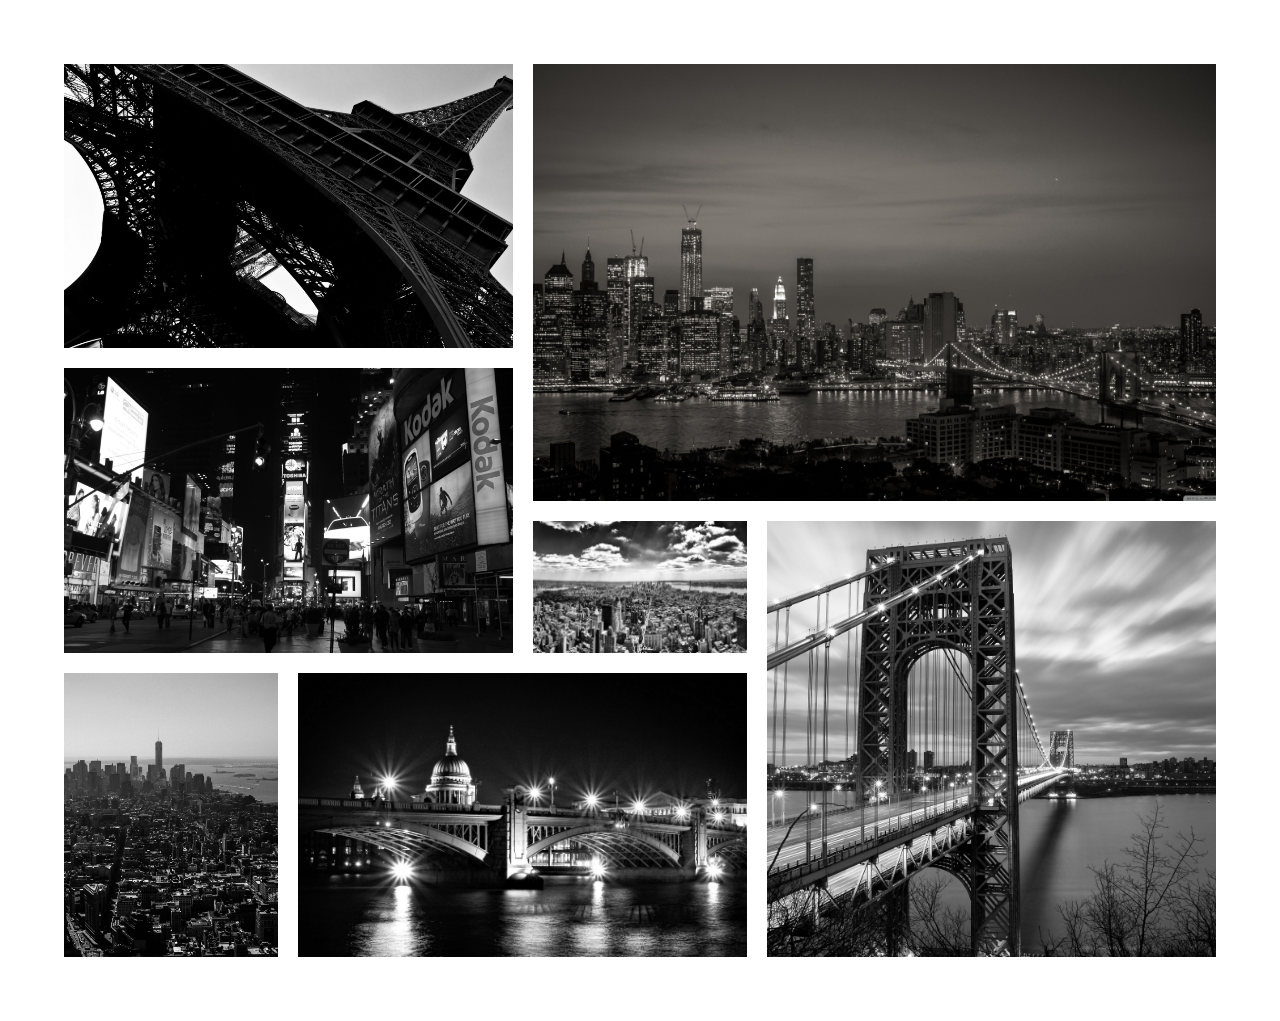
<file: Advanced CSS | Eindopdracht/Portfolio Grid/index.html>
<!DOCTYPE html>
<html lang="en">
<head>
    <meta charset="UTF-8">
    <meta http-equiv="X-UA-Compatible" content="IE=edge">
    <meta name="viewport" content="width=device-width, initial-scale=1.0">

    <link rel="preconnect" href="https://fonts.gstatic.com">
    <link href="https://fonts.googleapis.com/css2?family=Zilla+Slab+Highlight&display=swap" rel="stylesheet">
    <link rel="stylesheet" href="css_folder/main.css">
    <title>Portfolio Grid</title>
</head>
<body>
<main class="main-content">
  <article class="portfolio">
    <section class="portfolio-item medium one">
          <img src="img_folder/foto1.jpg" alt="Portrait" style="width: 100%;">
          <text class="portfolio-item medium__button">Eiffel Tower</text>
    </section>
      <section class="portfolio-item large">
        <img src="img_folder/foto2.jpg" alt="Portrait" style="width: 100%;">
        <text class="portfolio-item large__button">NY Skyline</text>
      </section>
      <section class="portfolio-item medium two">    
        <img src="img_folder/foto3.jpg" alt="Portrait" style="width: 100%;"> 
        <text class="portfolio-item medium__button">Times Square</text>     
      </section>
      <section class="portfolio-item small">       
        <img src="img_folder/foto5.jpg" alt="Portrait" style="width: 100%;"> 
        <text class="portfolio-item small__button">Long Island</text>   
      </section>
      <section class="portfolio-item tall">        
        <img src="img_folder/foto4.jpg" alt="Portrait" style="width: 100%;"> 
        <text class="portfolio-item tall__button">G. Washington Bridge</text>  
      </section>
      <section class="portfolio-item wide">     
        <img src="img_folder/foto6.jpg" alt="Portrait" style="width: 100%;"> 
        <text class="portfolio-item wide__button">New York</text>     
      </section>
      <section class="portfolio-item medium three">
        <img src="img_folder/foto7.jpg" alt="Portrait" style="width: 100%;"> 
        <text class="portfolio-item medium__button">Washington DC</text>       
      </section>
  </article>
</main>
</body>
</html>
</file>
<file: Advanced CSS | Eindopdracht/Portfolio Grid/css_folder/main.css>
* {
  box-sizing: border-box;
  margin: 0;
  font-family: "Zilla Slab Highlight", cursive;
}

body {
  margin: 5%;
}

img {
  max-width: 100%;
  min-height: 100%;
  min-width: 100%;
  max-width: 100%;
  -o-object-fit: cover;
     object-fit: cover;
}

.portfolio {
  display: grid;
  grid-template-rows: repeat(6, 1fr);
  grid-template-columns: repeat(5, 1fr);
  grid-gap: 20px;
}

.portfolio-item {
  display: flex;
  justify-content: center;
  align-items: center;
}
.portfolio-item.small {
  position: relative;
  display: block;
  grid-row: span 1;
  grid-column: span 1;
  transform: scale(1);
  transition: 0.3s ease-in-out;
}
.portfolio-item.small:hover {
  transform: scale(0.95);
}
.portfolio-item.small__button {
  position: absolute;
  top: 50%;
  left: 50%;
  transform: translate(-50%, -50%);
  -ms-transform: translate(-50%, -50%);
  color: white;
  background-color: black;
  font-size: 32px;
  cursor: pointer;
  opacity: 0;
  transition: 0.5s ease;
  max-width: 100%;
  min-height: 100%;
  min-width: 100%;
  max-width: 100%;
}
.portfolio-item.small__button:hover {
  opacity: 0.8;
}
.portfolio-item.medium {
  position: relative;
  display: block;
  grid-row: span 2;
  grid-column: span 2;
  transform: scale(1);
  transition: 0.3s ease-in-out;
}
.portfolio-item.medium:hover {
  transform: scale(0.95);
}
.portfolio-item.medium__button {
  position: absolute;
  top: 50%;
  left: 50%;
  transform: translate(-50%, -50%);
  -ms-transform: translate(-50%, -50%);
  color: white;
  background-color: black;
  font-size: 32px;
  cursor: pointer;
  opacity: 0;
  transition: 0.5s ease;
  max-width: 100%;
  min-height: 100%;
  min-width: 100%;
  max-width: 100%;
}
.portfolio-item.medium__button:hover {
  opacity: 0.8;
}
.portfolio-item.large {
  position: relative;
  display: block;
  grid-row: span 3;
  grid-column: span 3;
  transform: scale(1);
  transition: 0.3s ease-in-out;
}
.portfolio-item.large:hover {
  transform: scale(0.95);
}
.portfolio-item.large__button {
  position: absolute;
  top: 50%;
  left: 50%;
  transform: translate(-50%, -50%);
  -ms-transform: translate(-50%, -50%);
  color: white;
  background-color: black;
  font-size: 32px;
  cursor: pointer;
  opacity: 0;
  transition: 0.5s ease;
  max-width: 100%;
  min-height: 100%;
  min-width: 100%;
  max-width: 100%;
}
.portfolio-item.large__button:hover {
  opacity: 0.8;
}
.portfolio-item.tall {
  position: relative;
  display: block;
  grid-row: span 3;
  grid-column: span 2;
  transform: scale(1);
  transition: 0.3s ease-in-out;
}
.portfolio-item.tall:hover {
  transform: scale(0.95);
}
.portfolio-item.tall__button {
  position: absolute;
  top: 50%;
  left: 50%;
  transform: translate(-50%, -50%);
  -ms-transform: translate(-50%, -50%);
  color: white;
  background-color: black;
  font-size: 32px;
  cursor: pointer;
  opacity: 0;
  transition: 0.5s ease;
  max-width: 100%;
  min-height: 100%;
  min-width: 100%;
  max-width: 100%;
}
.portfolio-item.tall__button:hover {
  opacity: 0.8;
}
.portfolio-item.wide {
  position: relative;
  display: block;
  grid-row: span 2;
  grid-template: span 3;
  transform: scale(1);
  transition: 0.3s ease-in-out;
}
.portfolio-item.wide:hover {
  transform: scale(0.95);
}
.portfolio-item.wide__button {
  position: absolute;
  top: 50%;
  left: 50%;
  transform: translate(-50%, -50%);
  -ms-transform: translate(-50%, -50%);
  color: white;
  background-color: black;
  font-size: 32px;
  cursor: pointer;
  opacity: 0;
  transition: 0.5s ease;
  max-width: 100%;
  min-height: 100%;
  min-width: 100%;
  max-width: 100%;
}
.portfolio-item.wide__button:hover {
  opacity: 0.8;
}

@media (max-width: 1024px) {
  .portfolio {
    display: grid;
    grid-template-rows: repeat(4, 1fr);
    grid-template-columns: repeat(2, 1fr);
    grid-gap: 10px;
  }

  .portfolio-item {
    display: flex;
    justify-content: center;
    align-items: center;
  }
  .portfolio-item.small {
    position: relative;
    display: block;
    grid-row: 3;
    grid-column: 2;
  }
  .portfolio-item.medium {
    position: relative;
    display: block;
    grid-row: 4;
    grid-column: 1;
  }
  .portfolio-item.medium.medium.one {
    position: relative;
    display: block;
    grid-row: 1;
    grid-column: 1;
  }
  .portfolio-item.medium.medium.two {
    position: relative;
    display: block;
    grid-row: 2;
    grid-column: 1;
  }
  .portfolio-item.large {
    position: relative;
    display: block;
    grid-row: 1;
    grid-column: 2;
  }
  .portfolio-item.tall {
    position: relative;
    display: block;
    grid-row: 2;
    grid-column: 2;
  }
  .portfolio-item.wide {
    position: relative;
    display: block;
    grid-row: 3;
    grid-column: 1;
  }
}
@media (max-width: 768px) {
  body {
    margin: 0;
  }

  .portfolio {
    display: inline-block;
  }
}/*# sourceMappingURL=main.css.map */
</file>
